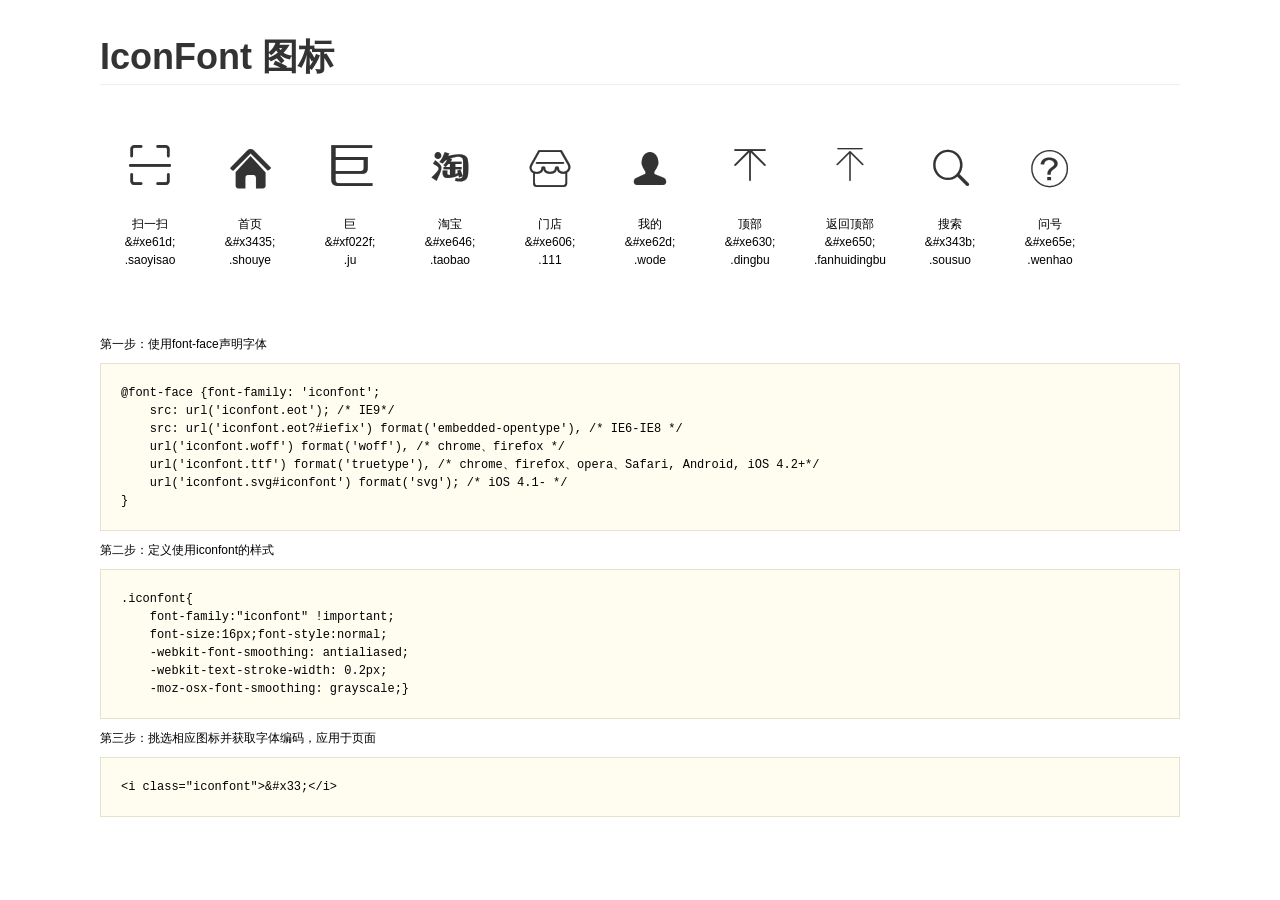
<file: images/iconfont/demo.html>
<!DOCTYPE html>
<html>
<head>
    <meta charset="utf-8"/>
    <title>IconFont</title>
    <link rel="stylesheet" href="demo.css">
    <link rel="stylesheet" href="iconfont.css">
</head>
<body>
    <div class="main">
        <h1>IconFont 图标</h1>
        <ul class="icon_lists clear">
            
                <li>
                <i class="icon iconfont">&#xe61d;</i>
                    <div class="name">扫一扫</div>
                    <div class="code">&amp;#xe61d;</div>
                    <div class="fontclass">.saoyisao</div>
                </li>
            
                <li>
                <i class="icon iconfont">&#x3435;</i>
                    <div class="name">首页</div>
                    <div class="code">&amp;#x3435;</div>
                    <div class="fontclass">.shouye</div>
                </li>
            
                <li>
                <i class="icon iconfont">&#xf022f;</i>
                    <div class="name">巨</div>
                    <div class="code">&amp;#xf022f;</div>
                    <div class="fontclass">.ju</div>
                </li>
            
                <li>
                <i class="icon iconfont">&#xe646;</i>
                    <div class="name">淘宝</div>
                    <div class="code">&amp;#xe646;</div>
                    <div class="fontclass">.taobao</div>
                </li>
            
                <li>
                <i class="icon iconfont">&#xe606;</i>
                    <div class="name">门店</div>
                    <div class="code">&amp;#xe606;</div>
                    <div class="fontclass">.111</div>
                </li>
            
                <li>
                <i class="icon iconfont">&#xe62d;</i>
                    <div class="name">我的</div>
                    <div class="code">&amp;#xe62d;</div>
                    <div class="fontclass">.wode</div>
                </li>
            
                <li>
                <i class="icon iconfont">&#xe630;</i>
                    <div class="name">顶部</div>
                    <div class="code">&amp;#xe630;</div>
                    <div class="fontclass">.dingbu</div>
                </li>
            
                <li>
                <i class="icon iconfont">&#xe650;</i>
                    <div class="name">返回顶部</div>
                    <div class="code">&amp;#xe650;</div>
                    <div class="fontclass">.fanhuidingbu</div>
                </li>
            
                <li>
                <i class="icon iconfont">&#x343b;</i>
                    <div class="name">搜索</div>
                    <div class="code">&amp;#x343b;</div>
                    <div class="fontclass">.sousuo</div>
                </li>
            
                <li>
                <i class="icon iconfont">&#xe65e;</i>
                    <div class="name">问号</div>
                    <div class="code">&amp;#xe65e;</div>
                    <div class="fontclass">.wenhao</div>
                </li>
            
        </ul>


        <div class="helps">
            第一步：使用font-face声明字体
            <pre>
@font-face {font-family: 'iconfont';
    src: url('iconfont.eot'); /* IE9*/
    src: url('iconfont.eot?#iefix') format('embedded-opentype'), /* IE6-IE8 */
    url('iconfont.woff') format('woff'), /* chrome、firefox */
    url('iconfont.ttf') format('truetype'), /* chrome、firefox、opera、Safari, Android, iOS 4.2+*/
    url('iconfont.svg#iconfont') format('svg'); /* iOS 4.1- */
}
</pre>
第二步：定义使用iconfont的样式
            <pre>
.iconfont{
    font-family:"iconfont" !important;
    font-size:16px;font-style:normal;
    -webkit-font-smoothing: antialiased;
    -webkit-text-stroke-width: 0.2px;
    -moz-osx-font-smoothing: grayscale;}
</pre>
第三步：挑选相应图标并获取字体编码，应用于页面
<pre>
&lt;i class="iconfont"&gt;&amp;#x33;&lt;/i&gt;
</pre>
        </div>

    </div>
</body>
</html>
</file>
<file: images/iconfont/demo.css>
*{margin: 0;padding: 0;list-style: none;}
/*
KISSY CSS Reset
理念：1. reset 的目的不是清除浏览器的默认样式，这仅是部分工作。清除和重置是紧密不可分的。
2. reset 的目的不是让默认样式在所有浏览器下一致，而是减少默认样式有可能带来的问题。
3. reset 期望提供一套普适通用的基础样式。但没有银弹，推荐根据具体需求，裁剪和修改后再使用。
特色：1. 适应中文；2. 基于最新主流浏览器。
维护：玉伯<lifesinger@gmail.com>, 正淳<ragecarrier@gmail.com>
 */

/** 清除内外边距 **/
body, h1, h2, h3, h4, h5, h6, hr, p, blockquote, /* structural elements 结构元素 */
dl, dt, dd, ul, ol, li, /* list elements 列表元素 */
pre, /* text formatting elements 文本格式元素 */
form, fieldset, legend, button, input, textarea, /* form elements 表单元素 */
th, td /* table elements 表格元素 */ {
  margin: 0;
  padding: 0;
}

/** 设置默认字体 **/
body,
button, input, select, textarea /* for ie */ {
  font: 12px/1.5 tahoma, arial, \5b8b\4f53, sans-serif;
}
h1, h2, h3, h4, h5, h6 { font-size: 100%; }
address, cite, dfn, em, var { font-style: normal; } /* 将斜体扶正 */
code, kbd, pre, samp { font-family: courier new, courier, monospace; } /* 统一等宽字体 */
small { font-size: 12px; } /* 小于 12px 的中文很难阅读，让 small 正常化 */

/** 重置列表元素 **/
ul, ol { list-style: none; }

/** 重置文本格式元素 **/
a { text-decoration: none; }
a:hover { text-decoration: underline; }


/** 重置表单元素 **/
legend { color: #000; } /* for ie6 */
fieldset, img { border: 0; } /* img 搭车：让链接里的 img 无边框 */
button, input, select, textarea { font-size: 100%; } /* 使得表单元素在 ie 下能继承字体大小 */
/* 注：optgroup 无法扶正 */

/** 重置表格元素 **/
table { border-collapse: collapse; border-spacing: 0; }

/* 清除浮动 */
.ks-clear:after, .clear:after {
  content: '\20';
  display: block;
  height: 0;
  clear: both;
}
.ks-clear, .clear {
  *zoom: 1;
}

.main {padding: 30px 100px;}
.main h1{font-size:36px; color:#333; text-align:left;margin-bottom:30px; border-bottom: 1px solid #eee;}

.helps{margin-top:40px;}
.helps pre{
  padding:20px;
  margin:10px 0;
  border:solid 1px #e7e1cd;
  background-color: #fffdef;
  overflow: auto;
}

.icon_lists li{
  float:left;
  width: 100px;
  height:180px;
  text-align: center;
}
.icon_lists .icon{
  font-size: 42px;
  line-height: 100px;
  margin: 10px 0;
  color:#333;
  -webkit-transition: font-size 0.25s ease-out 0s;
  -moz-transition: font-size 0.25s ease-out 0s;
  transition: font-size 0.25s ease-out 0s;

}
.icon_lists .icon:hover{
  font-size: 100px;
}
</file>
<file: images/iconfont/iconfont.css>
@font-face {font-family: "iconfont";
  src: url('iconfont.eot?t=1464687811'); /* IE9*/
  src: url('iconfont.eot?t=1464687811#iefix') format('embedded-opentype'), /* IE6-IE8 */
  url('iconfont.woff?t=1464687811') format('woff'), /* chrome, firefox */
  url('iconfont.ttf?t=1464687811') format('truetype'), /* chrome, firefox, opera, Safari, Android, iOS 4.2+*/
  url('iconfont.svg?t=1464687811#iconfont') format('svg'); /* iOS 4.1- */
}

.iconfont {
  font-family:"iconfont" !important;
  font-size:16px;
  font-style:normal;
  -webkit-font-smoothing: antialiased;
  -webkit-text-stroke-width: 0.2px;
  -moz-osx-font-smoothing: grayscale;
}
.icon-saoyisao:before { content: "\e61d"; }
.icon-shouye:before { content: "\3435"; }
.icon-ju:before { content: "\f022f"; }
.icon-taobao:before { content: "\e646"; }
.icon-111:before { content: "\e606"; }
.icon-wode:before { content: "\e62d"; }
.icon-dingbu:before { content: "\e630"; }
.icon-fanhuidingbu:before { content: "\e650"; }
.icon-sousuo:before { content: "\343b"; }
.icon-wenhao:before { content: "\e65e"; }
</file>
